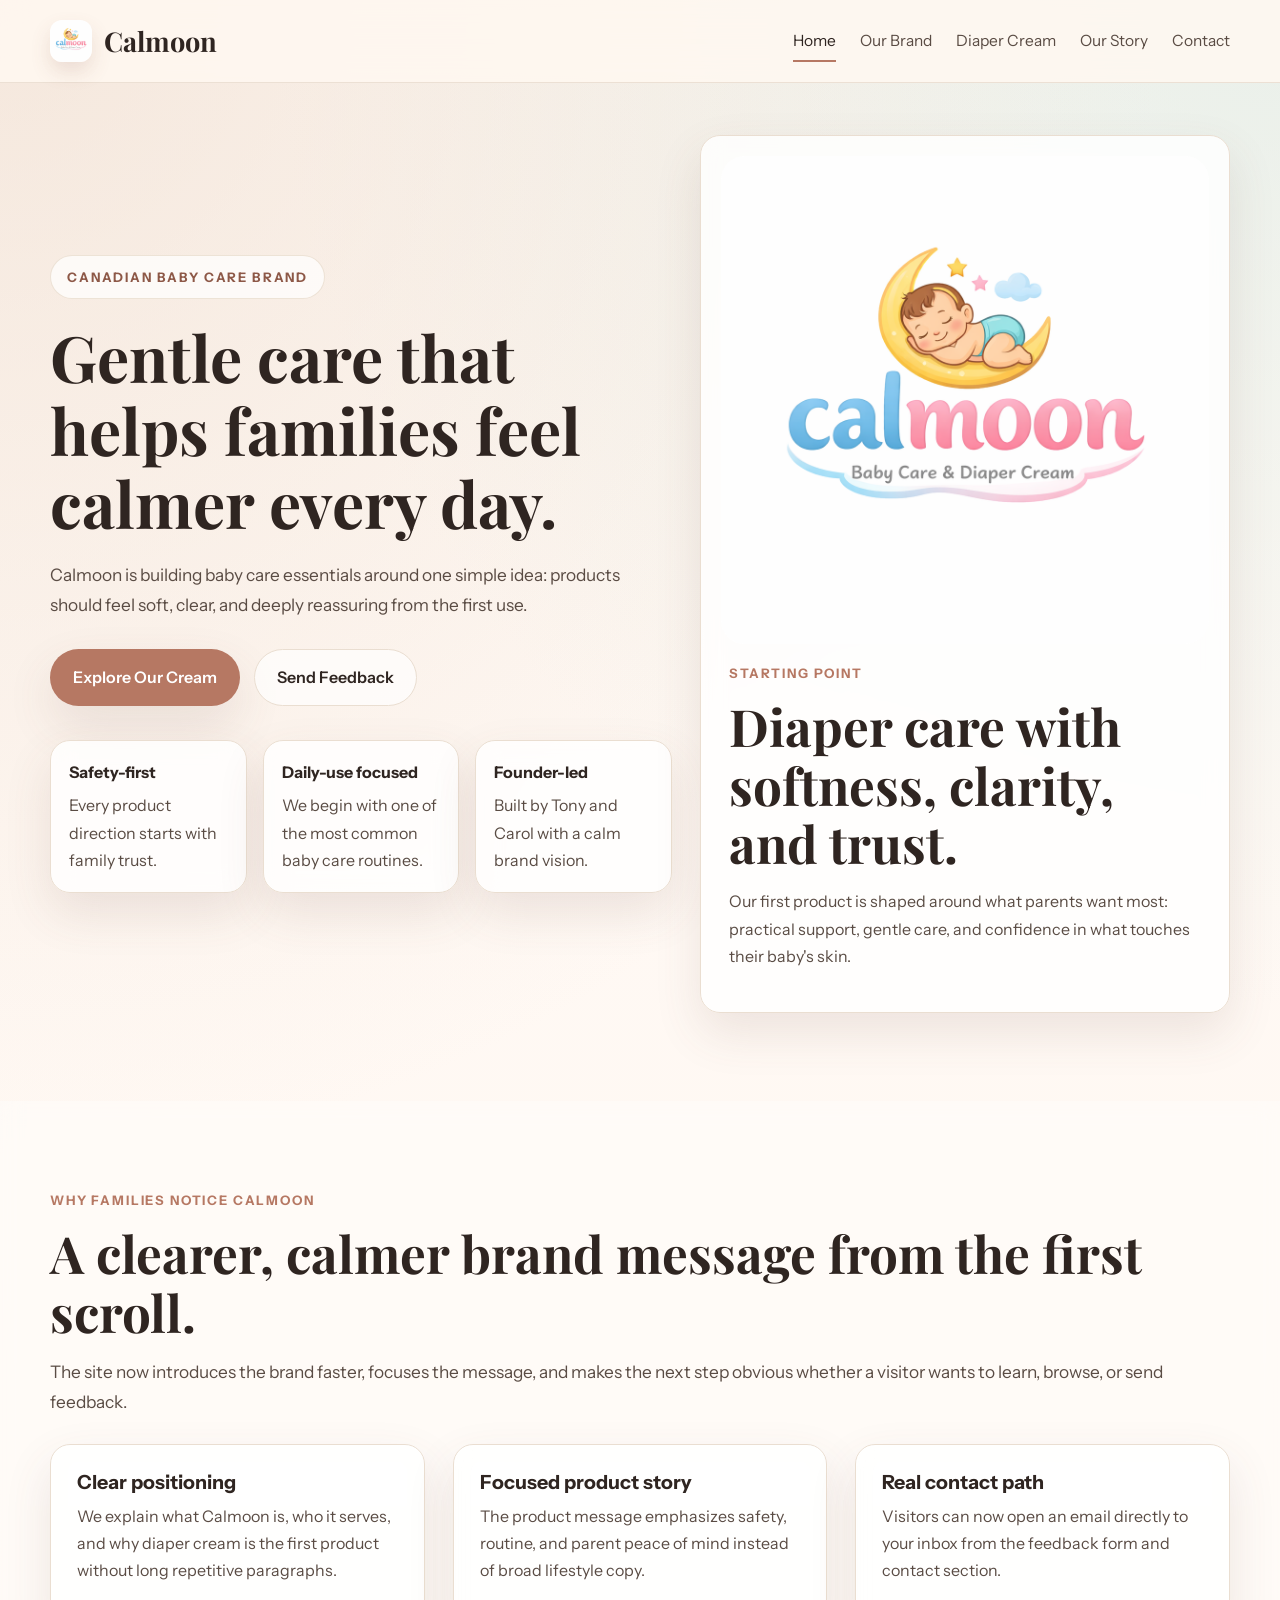
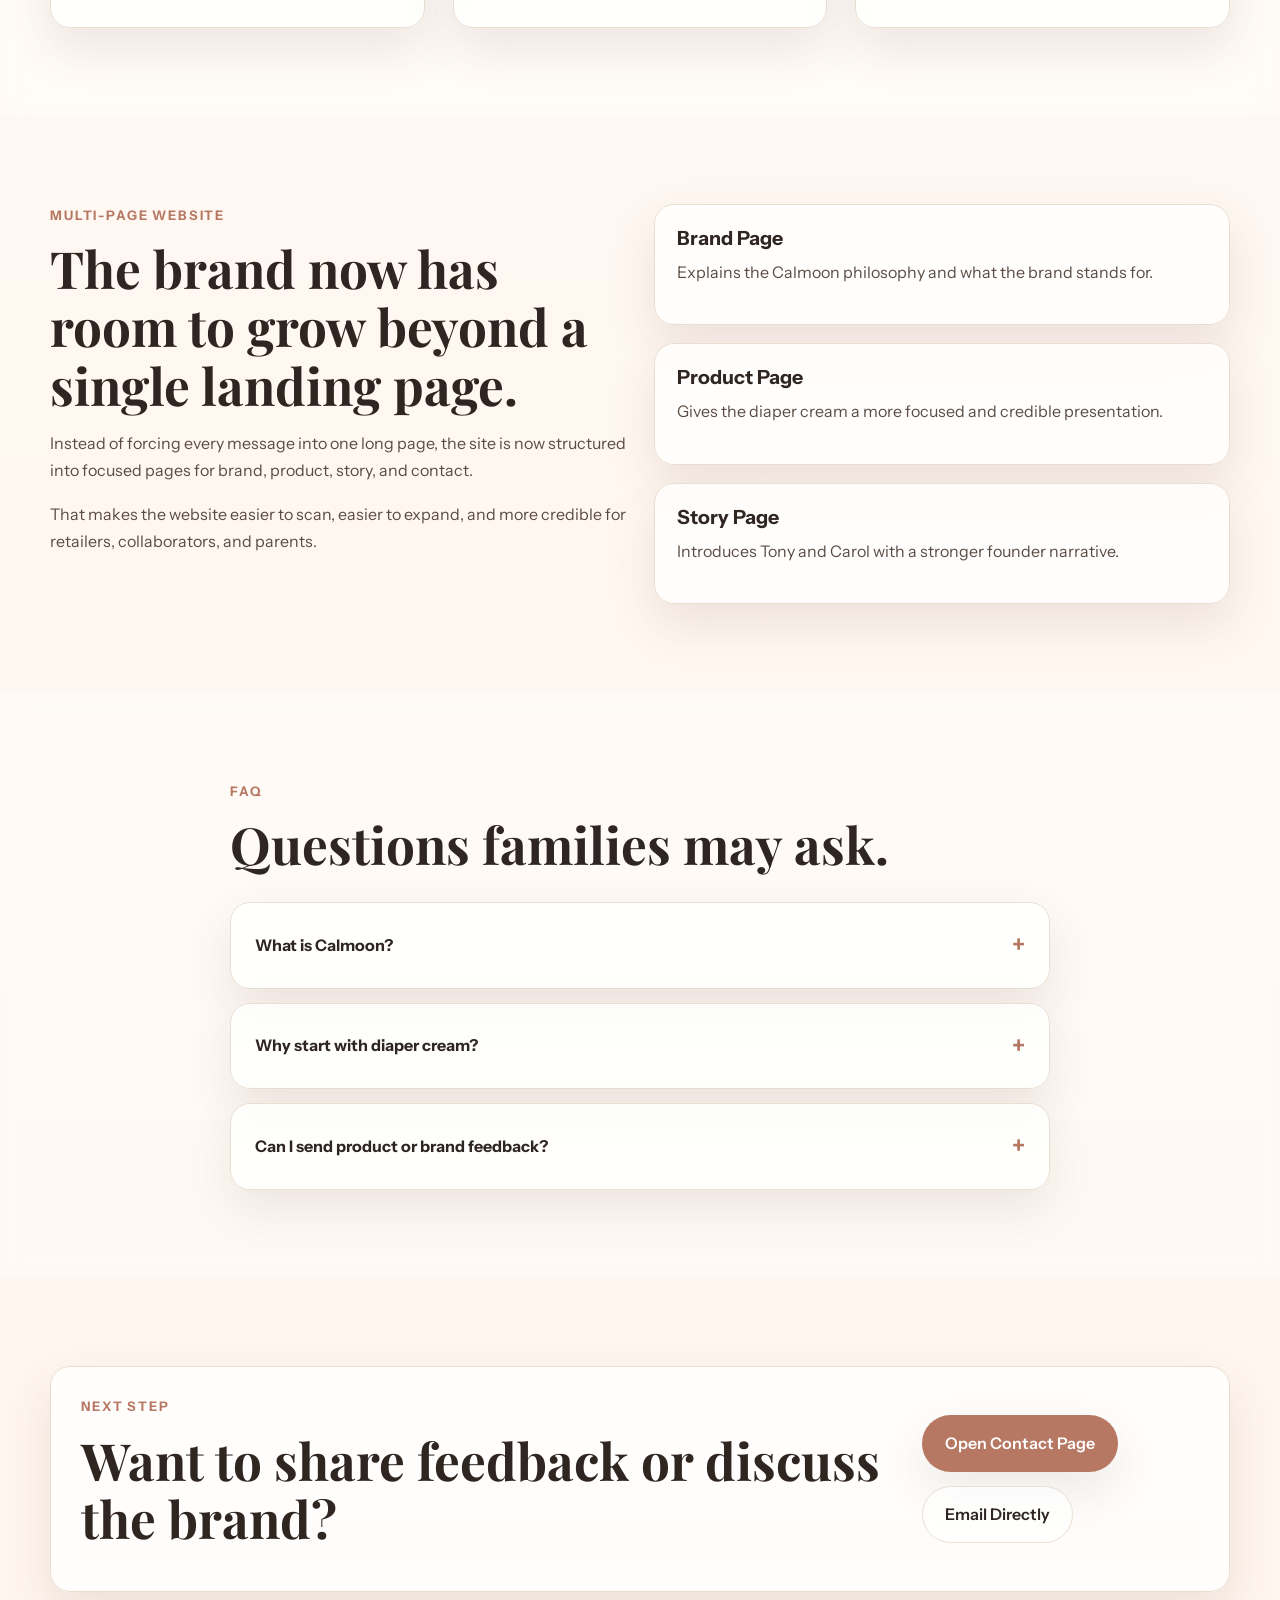
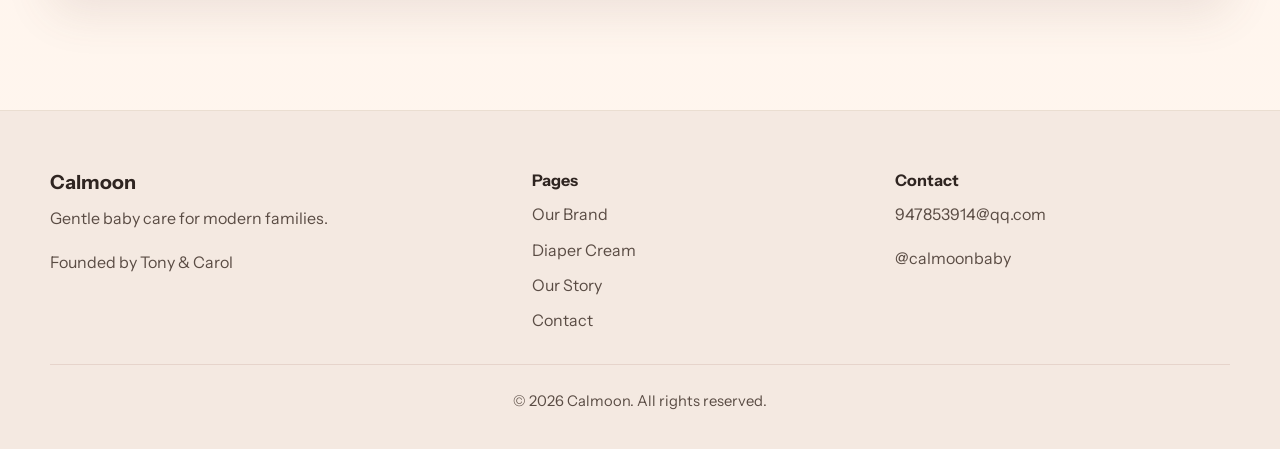
<file: index.html>
<!DOCTYPE html>
<html lang="en">
<head>
  <meta charset="UTF-8" />
  <meta name="viewport" content="width=device-width, initial-scale=1.0" />
  <title>Calmoon | Gentle Baby Care for Modern Families</title>
  <meta
    name="description"
    content="Calmoon is a Canadian baby care brand building calm, safety-first essentials for modern families, starting with a gentle diaper cream."
  />
  <link rel="icon" type="image/png" href="images/logo.png" />
  <link rel="preconnect" href="https://fonts.googleapis.com" />
  <link rel="preconnect" href="https://fonts.gstatic.com" crossorigin />
  <link
    href="https://fonts.googleapis.com/css2?family=Instrument+Sans:wght@400;500;600;700&family=Playfair+Display:wght@600;700&display=swap"
    rel="stylesheet"
  />
  <link rel="stylesheet" href="style.css" />
</head>
<body>
  <header class="site-header">
    <div class="container nav-wrap">
      <a href="index.html" class="brand-mark" aria-label="Calmoon home">
        <img src="images/logo.png" alt="Calmoon logo" class="brand-icon" />
        <span class="logo-text">Calmoon</span>
      </a>
      <button
        class="menu-toggle"
        id="menuToggle"
        type="button"
        aria-label="Open menu"
        aria-expanded="false"
        aria-controls="mainNav"
      >
        <span></span>
        <span></span>
        <span></span>
      </button>
      <nav class="nav" id="mainNav" aria-label="Main navigation">
        <a href="index.html" class="current">Home</a>
        <a href="brand.html">Our Brand</a>
        <a href="product.html">Diaper Cream</a>
        <a href="story.html">Our Story</a>
        <a href="contact.html">Contact</a>
      </nav>
    </div>
  </header>

  <main>
    <section class="hero section">
      <div class="container hero-grid">
        <div class="hero-text">
          <p class="eyebrow">Canadian Baby Care Brand</p>
          <h1>Gentle care that helps families feel calmer every day.</h1>
          <p class="hero-description">
            Calmoon is building baby care essentials around one simple idea:
            products should feel soft, clear, and deeply reassuring from the
            first use.
          </p>
          <div class="hero-actions">
            <a href="product.html" class="btn btn-primary">Explore Our Cream</a>
            <a href="contact.html" class="btn btn-secondary">Send Feedback</a>
          </div>
          <div class="hero-highlights">
            <div>
              <strong>Safety-first</strong>
              <span>Every product direction starts with family trust.</span>
            </div>
            <div>
              <strong>Daily-use focused</strong>
              <span>We begin with one of the most common baby care routines.</span>
            </div>
            <div>
              <strong>Founder-led</strong>
              <span>Built by Tony and Carol with a calm brand vision.</span>
            </div>
          </div>
        </div>

        <div class="hero-visual">
          <div class="logo-card">
            <img src="images/logo.png" alt="Calmoon logo" class="hero-logo" />
            <div class="logo-card-copy">
              <p class="mini-label">Starting Point</p>
              <h2>Diaper care with softness, clarity, and trust.</h2>
              <p>
                Our first product is shaped around what parents want most:
                practical support, gentle care, and confidence in what touches
                their baby's skin.
              </p>
            </div>
          </div>
        </div>
      </div>
    </section>

    <section class="section section-soft">
      <div class="container section-head">
        <p class="section-label">Why Families Notice Calmoon</p>
        <h2>A clearer, calmer brand message from the first scroll.</h2>
        <p class="lead">
          The site now introduces the brand faster, focuses the message, and
          makes the next step obvious whether a visitor wants to learn, browse,
          or send feedback.
        </p>
      </div>
      <div class="container cards-grid">
        <article class="info-card">
          <h3>Clear positioning</h3>
          <p>
            We explain what Calmoon is, who it serves, and why diaper cream is
            the first product without long repetitive paragraphs.
          </p>
        </article>
        <article class="info-card">
          <h3>Focused product story</h3>
          <p>
            The product message emphasizes safety, routine, and parent peace of
            mind instead of broad lifestyle copy.
          </p>
        </article>
        <article class="info-card">
          <h3>Real contact path</h3>
          <p>
            Visitors can now open an email directly to your inbox from the
            feedback form and contact section.
          </p>
        </article>
      </div>
    </section>

    <section class="section">
      <div class="container split-grid">
        <div class="section-copy">
          <p class="section-label">Multi-Page Website</p>
          <h2>The brand now has room to grow beyond a single landing page.</h2>
          <p>
            Instead of forcing every message into one long page, the site is now
            structured into focused pages for brand, product, story, and contact.
          </p>
          <p>
            That makes the website easier to scan, easier to expand, and more
            credible for retailers, collaborators, and parents.
          </p>
        </div>
        <div class="feature-list">
          <div class="feature-item">
            <h3><a href="brand.html">Brand Page</a></h3>
            <p>Explains the Calmoon philosophy and what the brand stands for.</p>
          </div>
          <div class="feature-item">
            <h3><a href="product.html">Product Page</a></h3>
            <p>Gives the diaper cream a more focused and credible presentation.</p>
          </div>
          <div class="feature-item">
            <h3><a href="story.html">Story Page</a></h3>
            <p>Introduces Tony and Carol with a stronger founder narrative.</p>
          </div>
        </div>
      </div>
    </section>

    <section class="section section-soft">
      <div class="container narrow">
        <p class="section-label">FAQ</p>
        <h2>Questions families may ask.</h2>
        <div class="faq-list">
          <div class="faq-item">
            <button class="faq-question" type="button" aria-expanded="false">
              What is Calmoon?
              <span>+</span>
            </button>
            <div class="faq-answer">
              <p>
                Calmoon is a Canadian baby care brand creating gentle,
                safety-first essentials for modern families.
              </p>
            </div>
          </div>
          <div class="faq-item">
            <button class="faq-question" type="button" aria-expanded="false">
              Why start with diaper cream?
              <span>+</span>
            </button>
            <div class="faq-answer">
              <p>
                It is one of the most frequent baby care routines, which makes
                trust, softness, and reliability especially important.
              </p>
            </div>
          </div>
          <div class="faq-item">
            <button class="faq-question" type="button" aria-expanded="false">
              Can I send product or brand feedback?
              <span>+</span>
            </button>
            <div class="faq-answer">
              <p>
                Yes. The contact page now opens a direct email draft to
                947853914@qq.com so visitors can send feedback more easily.
              </p>
            </div>
          </div>
        </div>
      </div>
    </section>

    <section class="section">
      <div class="container cta-band">
        <div>
          <p class="section-label">Next Step</p>
          <h2>Want to share feedback or discuss the brand?</h2>
        </div>
        <div class="cta-actions">
          <a href="contact.html" class="btn btn-primary">Open Contact Page</a>
          <a href="mailto:947853914@qq.com" class="btn btn-secondary">Email Directly</a>
        </div>
      </div>
    </section>
  </main>

  <footer class="site-footer">
    <div class="container footer-grid">
      <div>
        <h3>Calmoon</h3>
        <p>Gentle baby care for modern families.</p>
        <p>Founded by Tony & Carol</p>
      </div>
      <div>
        <h4>Pages</h4>
        <ul>
          <li><a href="brand.html">Our Brand</a></li>
          <li><a href="product.html">Diaper Cream</a></li>
          <li><a href="story.html">Our Story</a></li>
          <li><a href="contact.html">Contact</a></li>
        </ul>
      </div>
      <div>
        <h4>Contact</h4>
        <p><a href="mailto:947853914@qq.com">947853914@qq.com</a></p>
        <p>@calmoonbaby</p>
      </div>
    </div>
    <div class="container footer-bottom">
      <p>&copy; 2026 Calmoon. All rights reserved.</p>
    </div>
  </footer>

  <script src="script.js"></script>
</body>
</html>
</file>
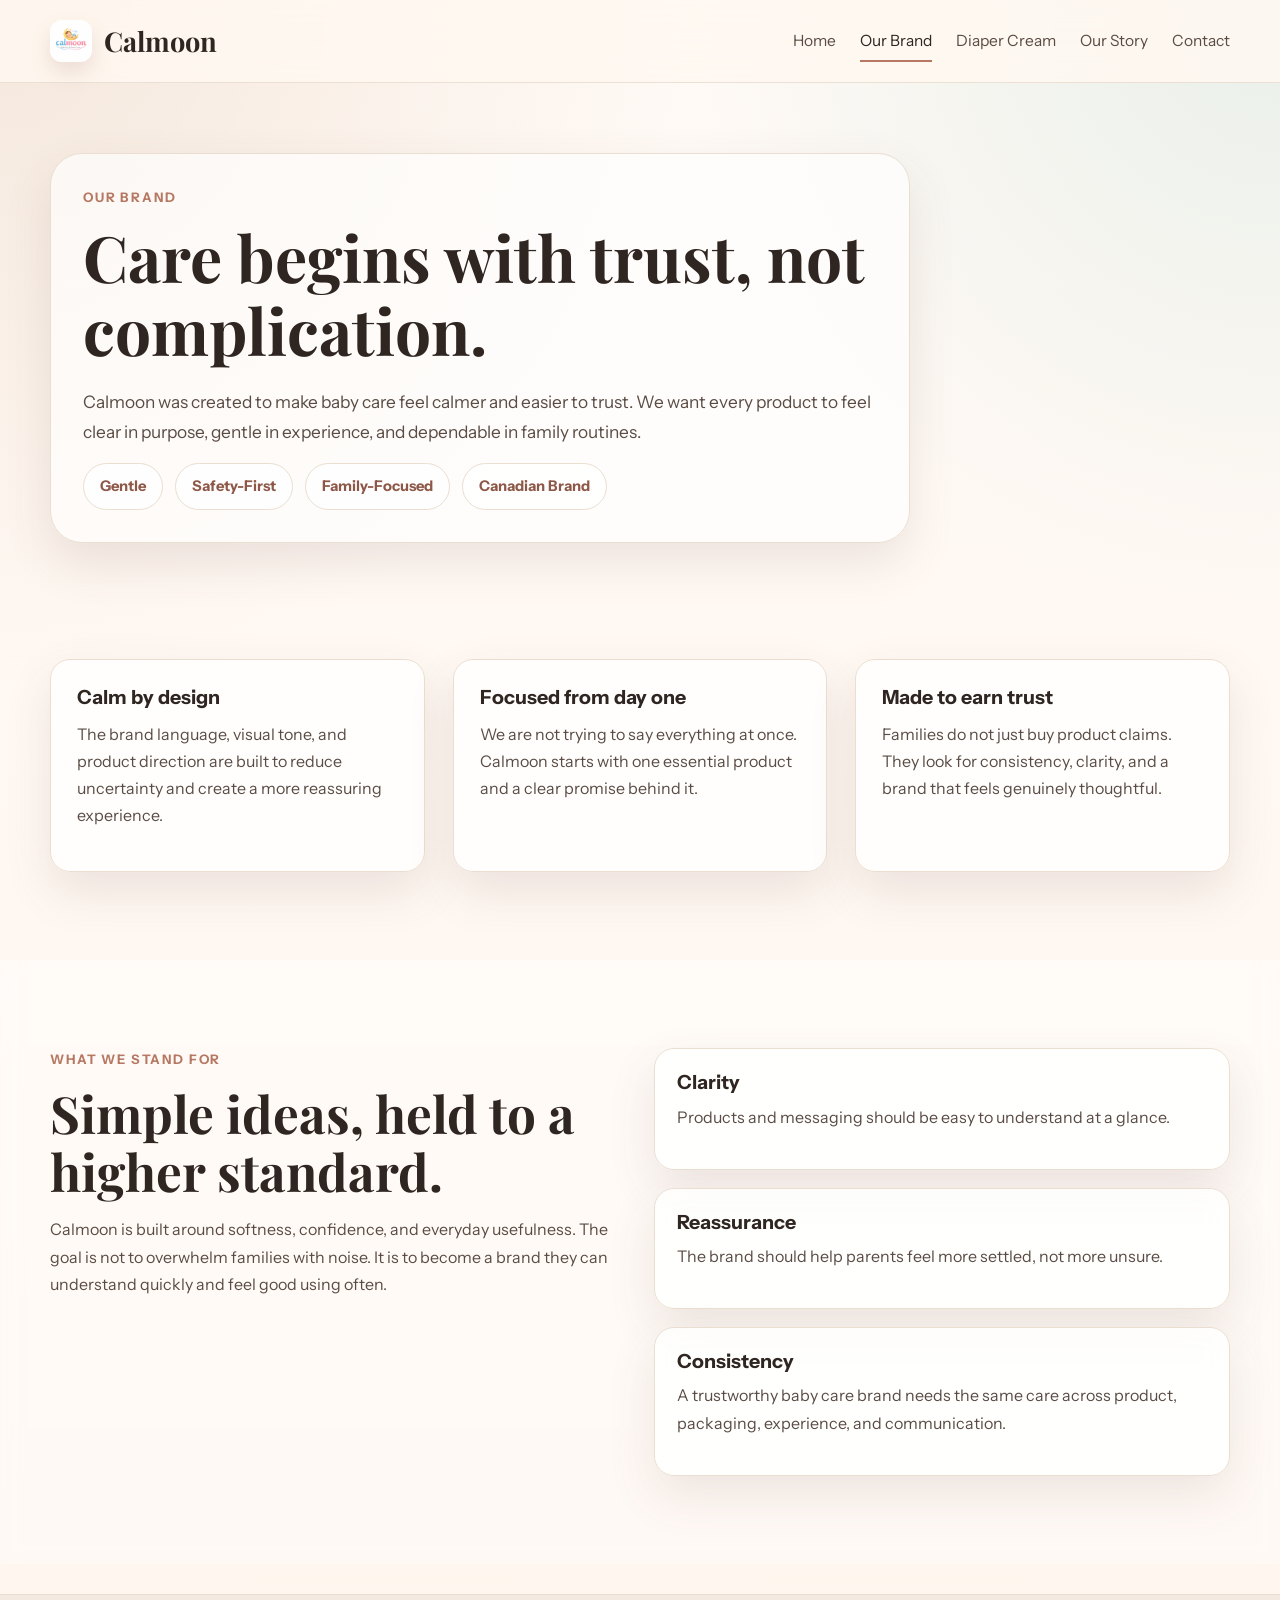
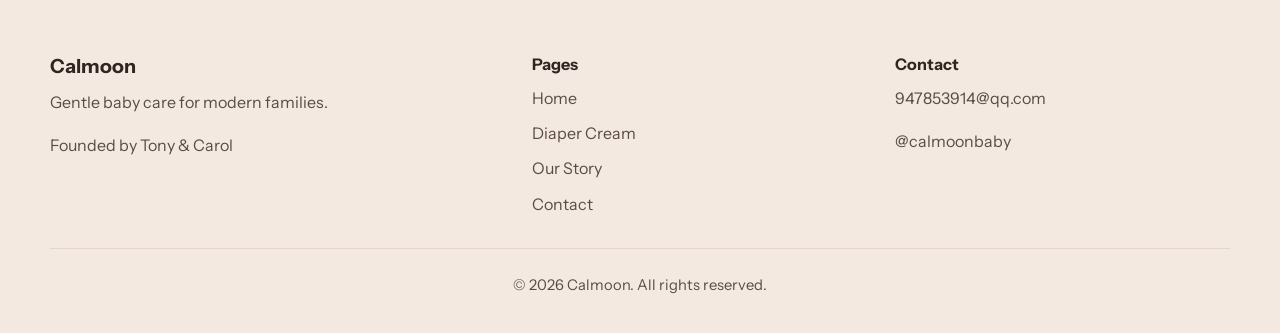
<file: brand.html>
<!DOCTYPE html>
<html lang="en">
<head>
  <meta charset="UTF-8" />
  <meta name="viewport" content="width=device-width, initial-scale=1.0" />
  <title>Our Brand | Calmoon</title>
  <meta
    name="description"
    content="Learn what Calmoon stands for: gentle, safety-first baby care shaped around clarity, trust, and everyday family routines."
  />
  <link rel="icon" type="image/png" href="images/logo.png" />
  <link rel="preconnect" href="https://fonts.googleapis.com" />
  <link rel="preconnect" href="https://fonts.gstatic.com" crossorigin />
  <link
    href="https://fonts.googleapis.com/css2?family=Instrument+Sans:wght@400;500;600;700&family=Playfair+Display:wght@600;700&display=swap"
    rel="stylesheet"
  />
  <link rel="stylesheet" href="style.css" />
</head>
<body>
  <header class="site-header">
    <div class="container nav-wrap">
      <a href="index.html" class="brand-mark" aria-label="Calmoon home">
        <img src="images/logo.png" alt="Calmoon logo" class="brand-icon" />
        <span class="logo-text">Calmoon</span>
      </a>
      <button
        class="menu-toggle"
        id="menuToggle"
        type="button"
        aria-label="Open menu"
        aria-expanded="false"
        aria-controls="mainNav"
      >
        <span></span>
        <span></span>
        <span></span>
      </button>
      <nav class="nav" id="mainNav" aria-label="Main navigation">
        <a href="index.html">Home</a>
        <a href="brand.html" class="current">Our Brand</a>
        <a href="product.html">Diaper Cream</a>
        <a href="story.html">Our Story</a>
        <a href="contact.html">Contact</a>
      </nav>
    </div>
  </header>

  <main>
    <section class="page-hero">
      <div class="container">
        <div class="page-hero-shell">
          <p class="section-label">Our Brand</p>
          <h1>Care begins with trust, not complication.</h1>
          <p class="page-intro">
            Calmoon was created to make baby care feel calmer and easier to
            trust. We want every product to feel clear in purpose, gentle in
            experience, and dependable in family routines.
          </p>
          <div class="badge-row">
            <span>Gentle</span>
            <span>Safety-First</span>
            <span>Family-Focused</span>
            <span>Canadian Brand</span>
          </div>
        </div>
      </div>
    </section>

    <section class="section">
      <div class="container cards-grid">
        <article class="detail-card">
          <h3>Calm by design</h3>
          <p>
            The brand language, visual tone, and product direction are built to
            reduce uncertainty and create a more reassuring experience.
          </p>
        </article>
        <article class="detail-card">
          <h3>Focused from day one</h3>
          <p>
            We are not trying to say everything at once. Calmoon starts with one
            essential product and a clear promise behind it.
          </p>
        </article>
        <article class="detail-card">
          <h3>Made to earn trust</h3>
          <p>
            Families do not just buy product claims. They look for consistency,
            clarity, and a brand that feels genuinely thoughtful.
          </p>
        </article>
      </div>
    </section>

    <section class="section section-soft">
      <div class="container split-grid">
        <div class="section-copy">
          <p class="section-label">What We Stand For</p>
          <h2>Simple ideas, held to a higher standard.</h2>
          <p>
            Calmoon is built around softness, confidence, and everyday
            usefulness. The goal is not to overwhelm families with noise. It is
            to become a brand they can understand quickly and feel good using
            often.
          </p>
        </div>
        <div class="feature-list">
          <div class="feature-item">
            <h3>Clarity</h3>
            <p>Products and messaging should be easy to understand at a glance.</p>
          </div>
          <div class="feature-item">
            <h3>Reassurance</h3>
            <p>The brand should help parents feel more settled, not more unsure.</p>
          </div>
          <div class="feature-item">
            <h3>Consistency</h3>
            <p>
              A trustworthy baby care brand needs the same care across product,
              packaging, experience, and communication.
            </p>
          </div>
        </div>
      </div>
    </section>
  </main>

  <footer class="site-footer">
    <div class="container footer-grid">
      <div>
        <h3>Calmoon</h3>
        <p>Gentle baby care for modern families.</p>
        <p>Founded by Tony & Carol</p>
      </div>
      <div>
        <h4>Pages</h4>
        <ul>
          <li><a href="index.html">Home</a></li>
          <li><a href="product.html">Diaper Cream</a></li>
          <li><a href="story.html">Our Story</a></li>
          <li><a href="contact.html">Contact</a></li>
        </ul>
      </div>
      <div>
        <h4>Contact</h4>
        <p><a href="mailto:947853914@qq.com">947853914@qq.com</a></p>
        <p>@calmoonbaby</p>
      </div>
    </div>
    <div class="container footer-bottom">
      <p>&copy; 2026 Calmoon. All rights reserved.</p>
    </div>
  </footer>

  <script src="script.js"></script>
</body>
</html>
</file>
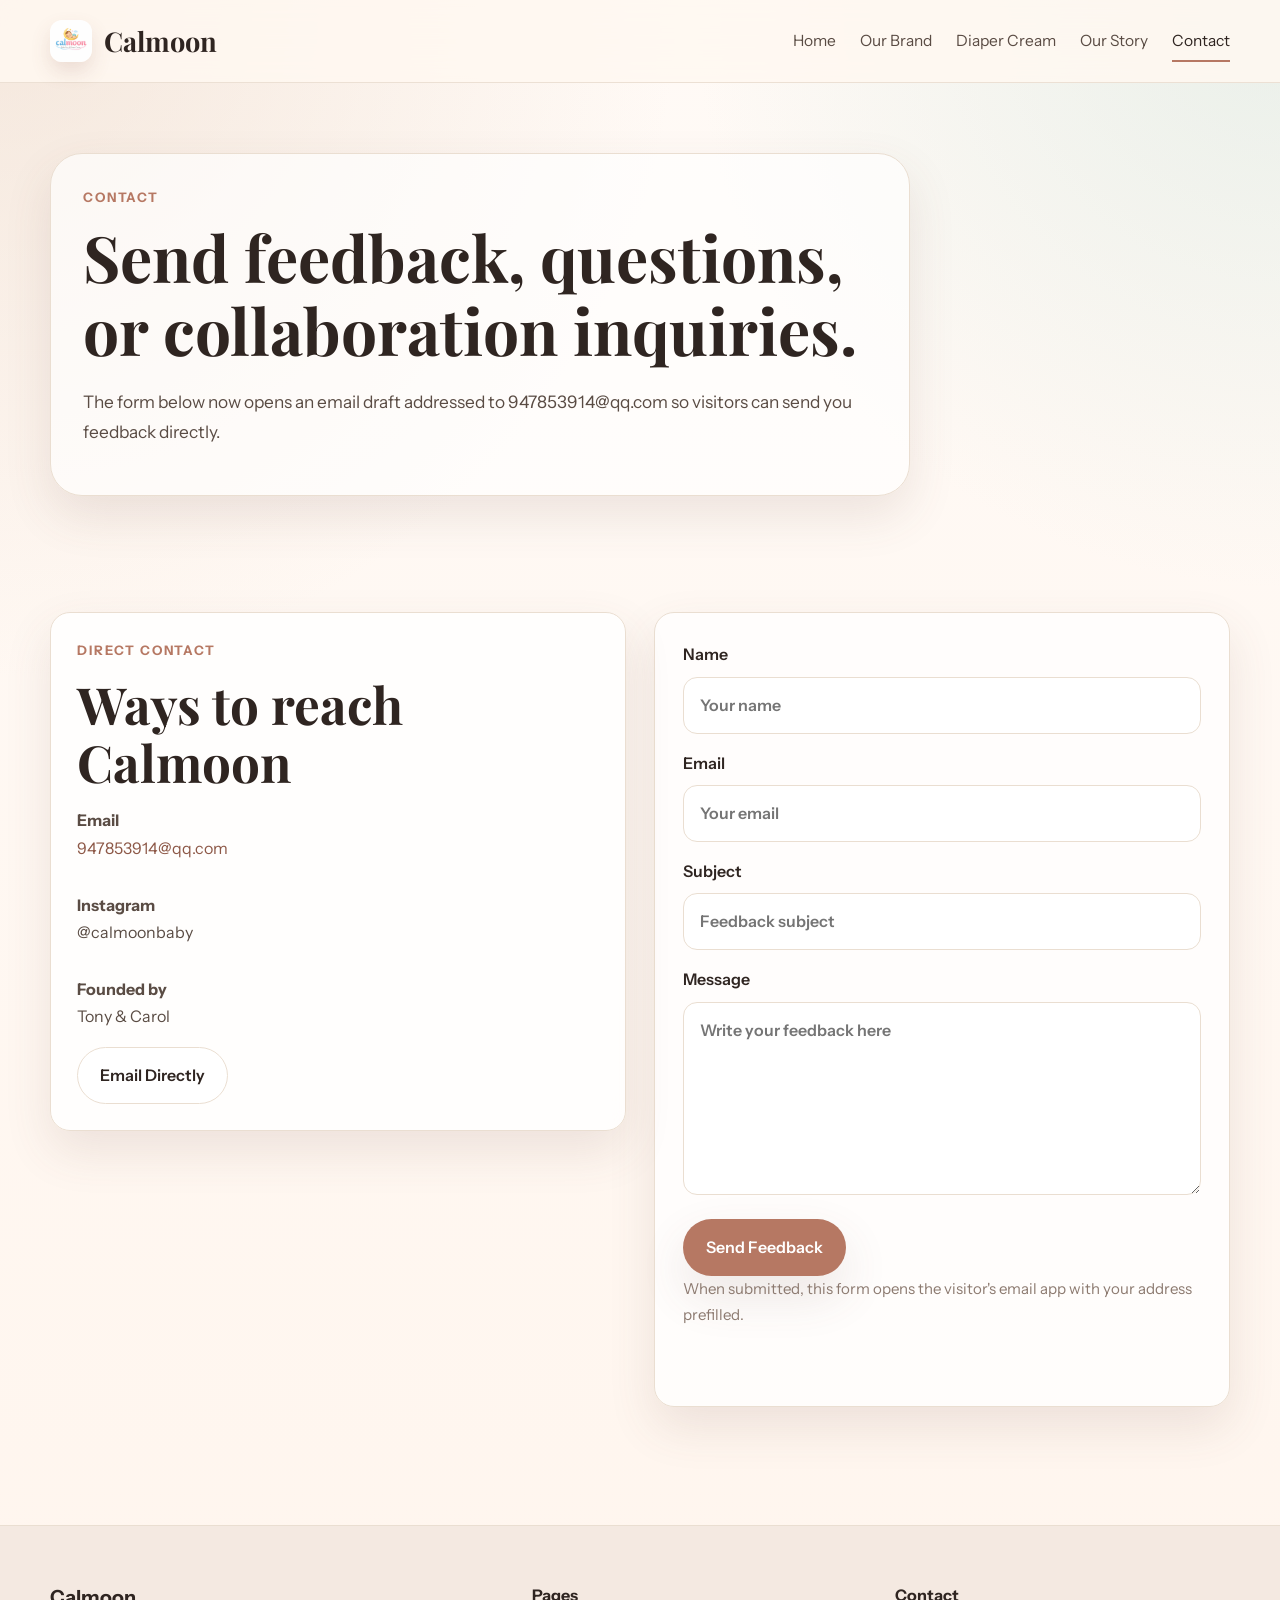
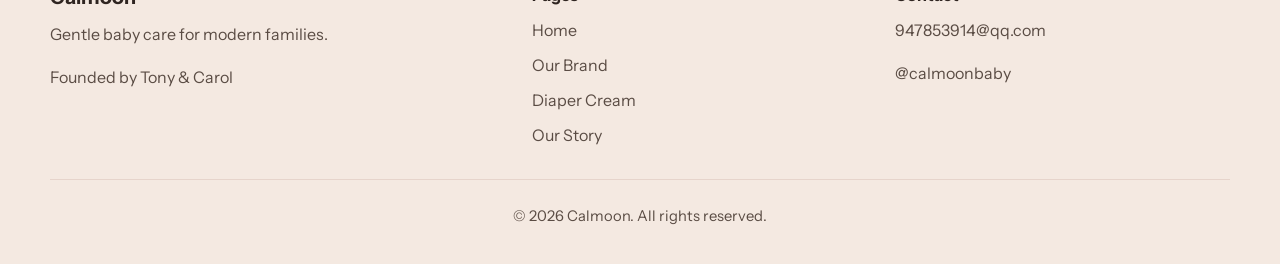
<file: contact.html>
<!DOCTYPE html>
<html lang="en">
<head>
  <meta charset="UTF-8" />
  <meta name="viewport" content="width=device-width, initial-scale=1.0" />
  <title>Contact | Calmoon</title>
  <meta
    name="description"
    content="Contact Calmoon to share feedback, ask questions, or discuss retail and collaboration opportunities."
  />
  <link rel="icon" type="image/png" href="images/logo.png" />
  <link rel="preconnect" href="https://fonts.googleapis.com" />
  <link rel="preconnect" href="https://fonts.gstatic.com" crossorigin />
  <link
    href="https://fonts.googleapis.com/css2?family=Instrument+Sans:wght@400;500;600;700&family=Playfair+Display:wght@600;700&display=swap"
    rel="stylesheet"
  />
  <link rel="stylesheet" href="style.css" />
</head>
<body>
  <header class="site-header">
    <div class="container nav-wrap">
      <a href="index.html" class="brand-mark" aria-label="Calmoon home">
        <img src="images/logo.png" alt="Calmoon logo" class="brand-icon" />
        <span class="logo-text">Calmoon</span>
      </a>
      <button
        class="menu-toggle"
        id="menuToggle"
        type="button"
        aria-label="Open menu"
        aria-expanded="false"
        aria-controls="mainNav"
      >
        <span></span>
        <span></span>
        <span></span>
      </button>
      <nav class="nav" id="mainNav" aria-label="Main navigation">
        <a href="index.html">Home</a>
        <a href="brand.html">Our Brand</a>
        <a href="product.html">Diaper Cream</a>
        <a href="story.html">Our Story</a>
        <a href="contact.html" class="current">Contact</a>
      </nav>
    </div>
  </header>

  <main>
    <section class="page-hero">
      <div class="container">
        <div class="page-hero-shell">
          <p class="section-label">Contact</p>
          <h1>Send feedback, questions, or collaboration inquiries.</h1>
          <p class="page-intro">
            The form below now opens an email draft addressed to
            947853914@qq.com so visitors can send you feedback directly.
          </p>
        </div>
      </div>
    </section>

    <section class="section">
      <div class="container contact-layout">
        <div class="contact-card">
          <p class="mini-label">Direct Contact</p>
          <h2>Ways to reach Calmoon</h2>
          <div class="contact-list">
            <p><strong>Email</strong><br /><a href="mailto:947853914@qq.com">947853914@qq.com</a></p>
            <p><strong>Instagram</strong><br />@calmoonbaby</p>
            <p><strong>Founded by</strong><br />Tony & Carol</p>
          </div>
          <div class="inline-actions">
            <a href="mailto:947853914@qq.com" class="btn btn-secondary">Email Directly</a>
          </div>
        </div>

        <form
          class="contact-form"
          id="contactForm"
          action="mailto:947853914@qq.com"
          method="post"
          enctype="text/plain"
        >
          <label>
            Name
            <input type="text" name="name" placeholder="Your name" required />
          </label>
          <label>
            Email
            <input type="email" name="email" placeholder="Your email" required />
          </label>
          <label>
            Subject
            <input type="text" name="subject" placeholder="Feedback subject" />
          </label>
          <label>
            Message
            <textarea
              name="message"
              rows="6"
              placeholder="Write your feedback here"
              required
            ></textarea>
          </label>
          <button type="submit" class="btn btn-primary">Send Feedback</button>
          <p class="form-note">
            When submitted, this form opens the visitor's email app with your
            address prefilled.
          </p>
          <p class="form-status" id="formStatus" aria-live="polite"></p>
        </form>
      </div>
    </section>
  </main>

  <footer class="site-footer">
    <div class="container footer-grid">
      <div>
        <h3>Calmoon</h3>
        <p>Gentle baby care for modern families.</p>
        <p>Founded by Tony & Carol</p>
      </div>
      <div>
        <h4>Pages</h4>
        <ul>
          <li><a href="index.html">Home</a></li>
          <li><a href="brand.html">Our Brand</a></li>
          <li><a href="product.html">Diaper Cream</a></li>
          <li><a href="story.html">Our Story</a></li>
        </ul>
      </div>
      <div>
        <h4>Contact</h4>
        <p><a href="mailto:947853914@qq.com">947853914@qq.com</a></p>
        <p>@calmoonbaby</p>
      </div>
    </div>
    <div class="container footer-bottom">
      <p>&copy; 2026 Calmoon. All rights reserved.</p>
    </div>
  </footer>

  <script src="script.js"></script>
</body>
</html>
</file>
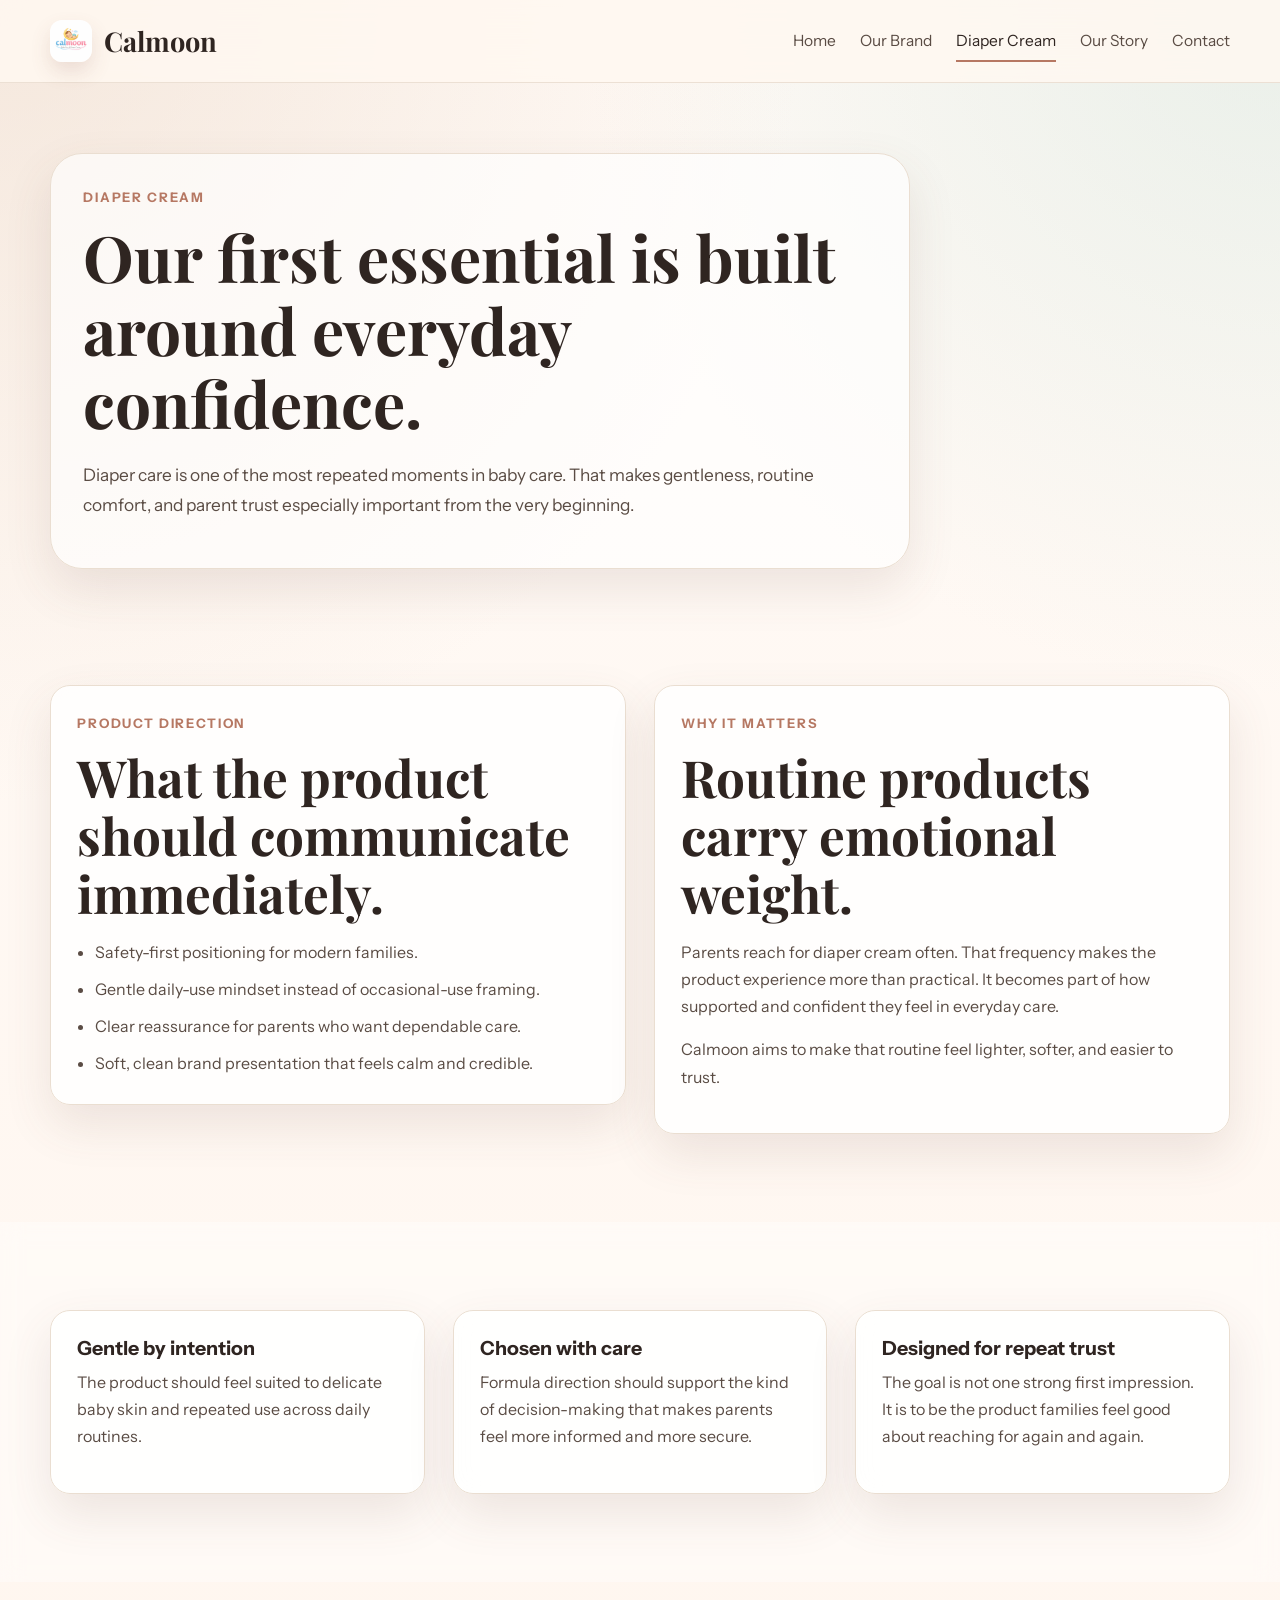
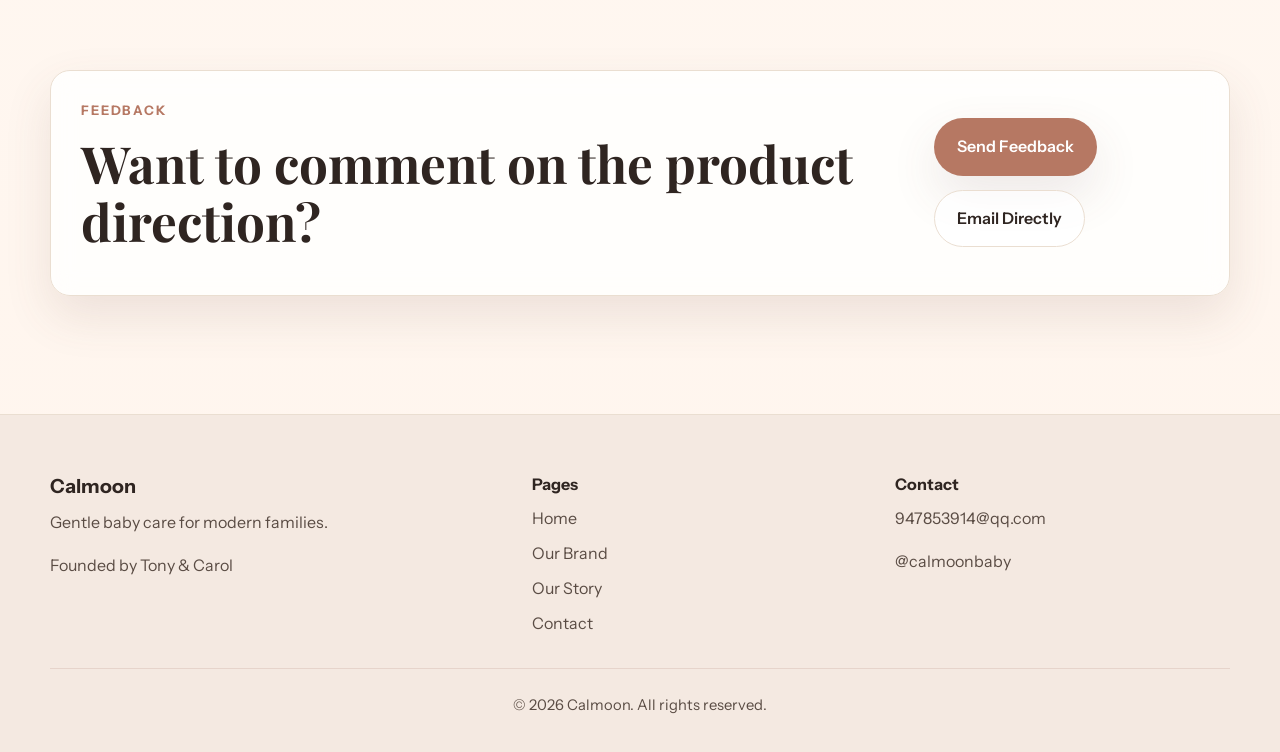
<file: product.html>
<!DOCTYPE html>
<html lang="en">
<head>
  <meta charset="UTF-8" />
  <meta name="viewport" content="width=device-width, initial-scale=1.0" />
  <title>Diaper Cream | Calmoon</title>
  <meta
    name="description"
    content="Discover Calmoon Diaper Cream, a gentle, safety-first baby care product concept designed for routine use and parent peace of mind."
  />
  <link rel="icon" type="image/png" href="images/logo.png" />
  <link rel="preconnect" href="https://fonts.googleapis.com" />
  <link rel="preconnect" href="https://fonts.gstatic.com" crossorigin />
  <link
    href="https://fonts.googleapis.com/css2?family=Instrument+Sans:wght@400;500;600;700&family=Playfair+Display:wght@600;700&display=swap"
    rel="stylesheet"
  />
  <link rel="stylesheet" href="style.css" />
</head>
<body>
  <header class="site-header">
    <div class="container nav-wrap">
      <a href="index.html" class="brand-mark" aria-label="Calmoon home">
        <img src="images/logo.png" alt="Calmoon logo" class="brand-icon" />
        <span class="logo-text">Calmoon</span>
      </a>
      <button
        class="menu-toggle"
        id="menuToggle"
        type="button"
        aria-label="Open menu"
        aria-expanded="false"
        aria-controls="mainNav"
      >
        <span></span>
        <span></span>
        <span></span>
      </button>
      <nav class="nav" id="mainNav" aria-label="Main navigation">
        <a href="index.html">Home</a>
        <a href="brand.html">Our Brand</a>
        <a href="product.html" class="current">Diaper Cream</a>
        <a href="story.html">Our Story</a>
        <a href="contact.html">Contact</a>
      </nav>
    </div>
  </header>

  <main>
    <section class="page-hero">
      <div class="container">
        <div class="page-hero-shell">
          <p class="section-label">Diaper Cream</p>
          <h1>Our first essential is built around everyday confidence.</h1>
          <p class="page-intro">
            Diaper care is one of the most repeated moments in baby care. That
            makes gentleness, routine comfort, and parent trust especially
            important from the very beginning.
          </p>
        </div>
      </div>
    </section>

    <section class="section">
      <div class="container split-grid">
        <div class="detail-card">
          <p class="mini-label">Product Direction</p>
          <h2>What the product should communicate immediately.</h2>
          <ul class="detail-list">
            <li>Safety-first positioning for modern families.</li>
            <li>Gentle daily-use mindset instead of occasional-use framing.</li>
            <li>Clear reassurance for parents who want dependable care.</li>
            <li>Soft, clean brand presentation that feels calm and credible.</li>
          </ul>
        </div>
        <div class="detail-card">
          <p class="mini-label">Why It Matters</p>
          <h2>Routine products carry emotional weight.</h2>
          <p>
            Parents reach for diaper cream often. That frequency makes the
            product experience more than practical. It becomes part of how
            supported and confident they feel in everyday care.
          </p>
          <p>
            Calmoon aims to make that routine feel lighter, softer, and easier
            to trust.
          </p>
        </div>
      </div>
    </section>

    <section class="section section-soft">
      <div class="container cards-grid">
        <article class="info-card">
          <h3>Gentle by intention</h3>
          <p>
            The product should feel suited to delicate baby skin and repeated
            use across daily routines.
          </p>
        </article>
        <article class="info-card">
          <h3>Chosen with care</h3>
          <p>
            Formula direction should support the kind of decision-making that
            makes parents feel more informed and more secure.
          </p>
        </article>
        <article class="info-card">
          <h3>Designed for repeat trust</h3>
          <p>
            The goal is not one strong first impression. It is to be the product
            families feel good about reaching for again and again.
          </p>
        </article>
      </div>
    </section>

    <section class="section">
      <div class="container cta-band">
        <div>
          <p class="section-label">Feedback</p>
          <h2>Want to comment on the product direction?</h2>
        </div>
        <div class="cta-actions">
          <a href="contact.html" class="btn btn-primary">Send Feedback</a>
          <a href="mailto:947853914@qq.com?subject=Calmoon%20product%20feedback" class="btn btn-secondary">Email Directly</a>
        </div>
      </div>
    </section>
  </main>

  <footer class="site-footer">
    <div class="container footer-grid">
      <div>
        <h3>Calmoon</h3>
        <p>Gentle baby care for modern families.</p>
        <p>Founded by Tony & Carol</p>
      </div>
      <div>
        <h4>Pages</h4>
        <ul>
          <li><a href="index.html">Home</a></li>
          <li><a href="brand.html">Our Brand</a></li>
          <li><a href="story.html">Our Story</a></li>
          <li><a href="contact.html">Contact</a></li>
        </ul>
      </div>
      <div>
        <h4>Contact</h4>
        <p><a href="mailto:947853914@qq.com">947853914@qq.com</a></p>
        <p>@calmoonbaby</p>
      </div>
    </div>
    <div class="container footer-bottom">
      <p>&copy; 2026 Calmoon. All rights reserved.</p>
    </div>
  </footer>

  <script src="script.js"></script>
</body>
</html>
</file>
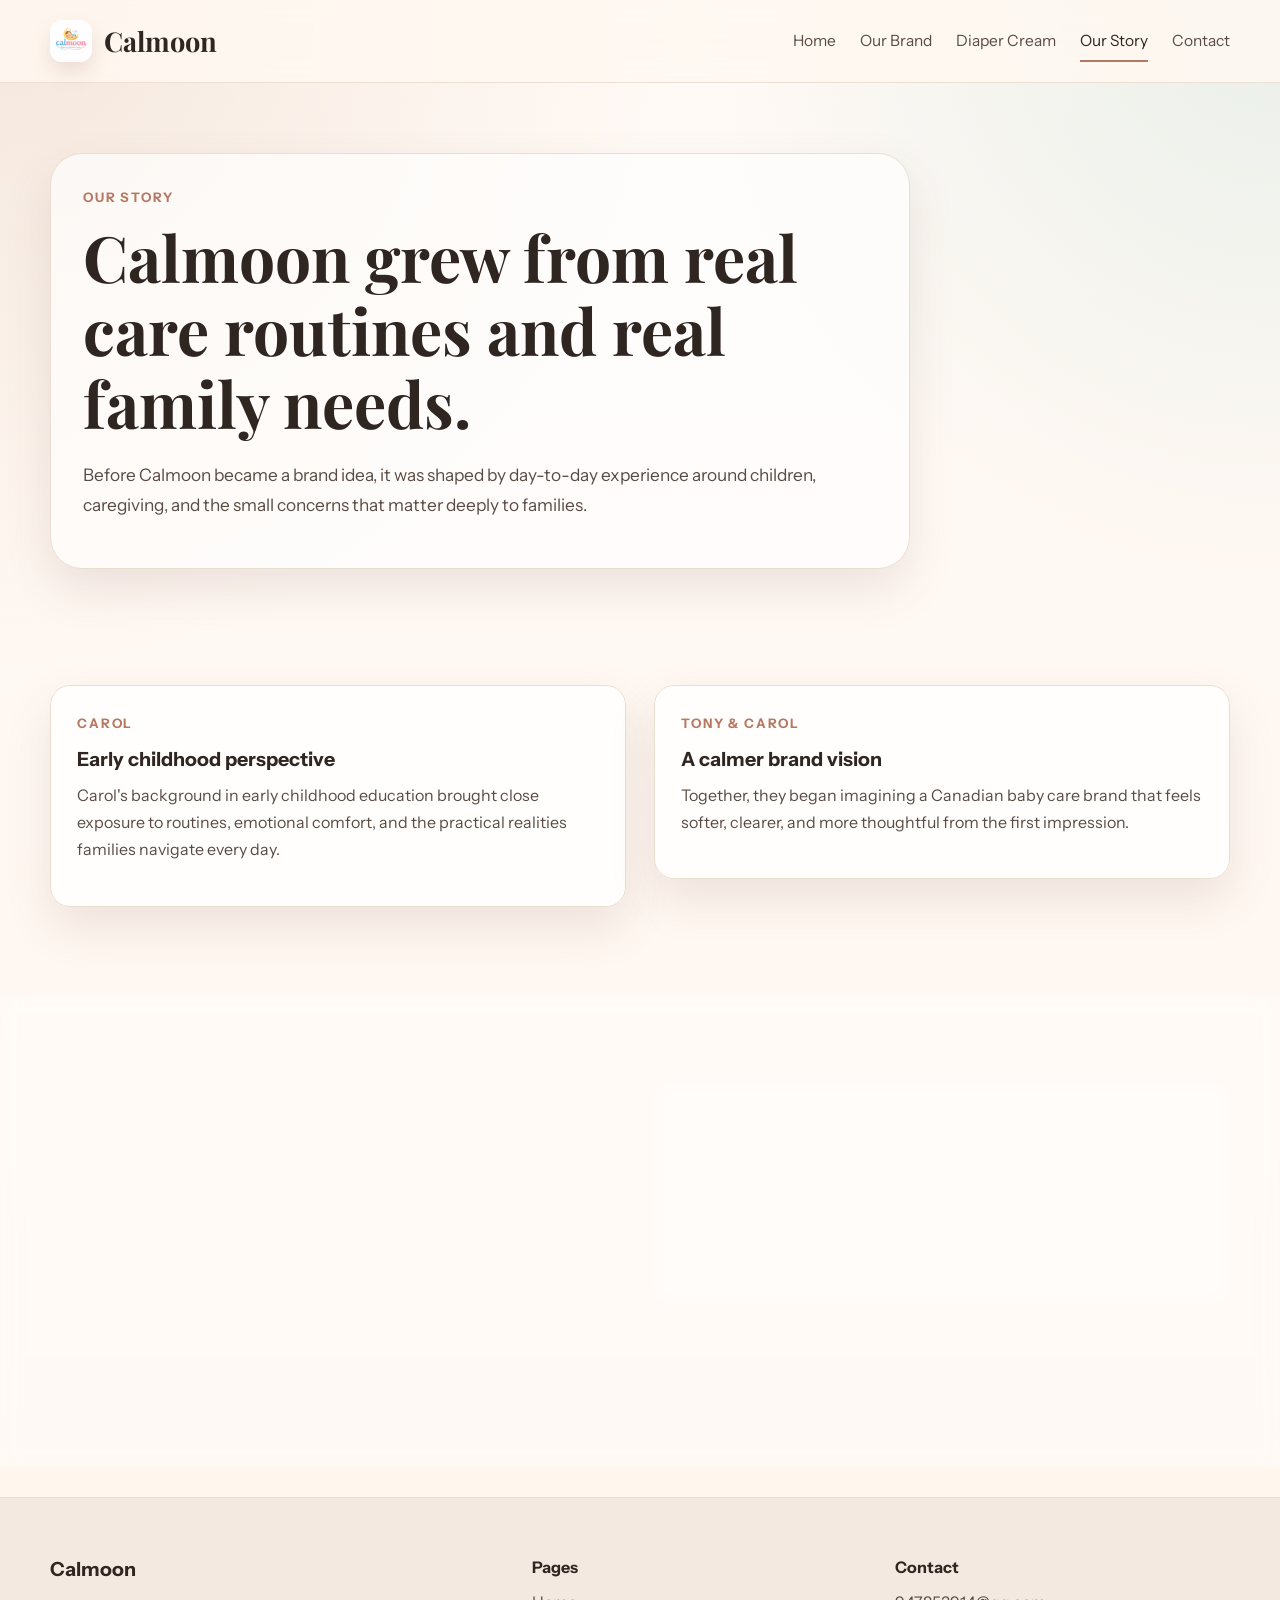
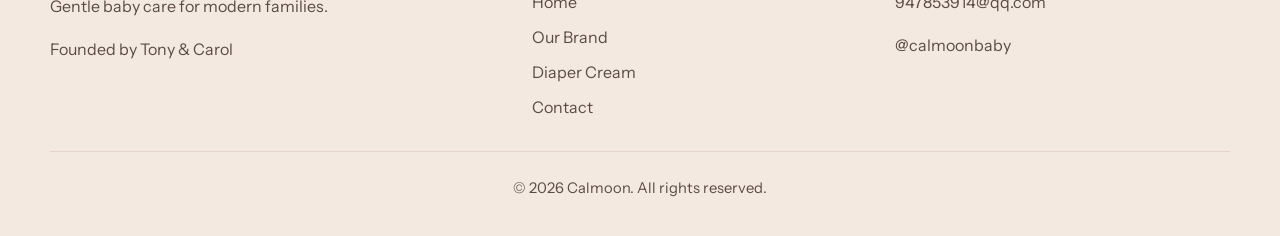
<file: story.html>
<!DOCTYPE html>
<html lang="en">
<head>
  <meta charset="UTF-8" />
  <meta name="viewport" content="width=device-width, initial-scale=1.0" />
  <title>Our Story | Calmoon</title>
  <meta
    name="description"
    content="Read the Calmoon story and learn how Tony and Carol shaped a calmer, more thoughtful vision for baby care."
  />
  <link rel="icon" type="image/png" href="images/logo.png" />
  <link rel="preconnect" href="https://fonts.googleapis.com" />
  <link rel="preconnect" href="https://fonts.gstatic.com" crossorigin />
  <link
    href="https://fonts.googleapis.com/css2?family=Instrument+Sans:wght@400;500;600;700&family=Playfair+Display:wght@600;700&display=swap"
    rel="stylesheet"
  />
  <link rel="stylesheet" href="style.css" />
</head>
<body>
  <header class="site-header">
    <div class="container nav-wrap">
      <a href="index.html" class="brand-mark" aria-label="Calmoon home">
        <img src="images/logo.png" alt="Calmoon logo" class="brand-icon" />
        <span class="logo-text">Calmoon</span>
      </a>
      <button
        class="menu-toggle"
        id="menuToggle"
        type="button"
        aria-label="Open menu"
        aria-expanded="false"
        aria-controls="mainNav"
      >
        <span></span>
        <span></span>
        <span></span>
      </button>
      <nav class="nav" id="mainNav" aria-label="Main navigation">
        <a href="index.html">Home</a>
        <a href="brand.html">Our Brand</a>
        <a href="product.html">Diaper Cream</a>
        <a href="story.html" class="current">Our Story</a>
        <a href="contact.html">Contact</a>
      </nav>
    </div>
  </header>

  <main>
    <section class="page-hero">
      <div class="container">
        <div class="page-hero-shell">
          <p class="section-label">Our Story</p>
          <h1>Calmoon grew from real care routines and real family needs.</h1>
          <p class="page-intro">
            Before Calmoon became a brand idea, it was shaped by day-to-day
            experience around children, caregiving, and the small concerns that
            matter deeply to families.
          </p>
        </div>
      </div>
    </section>

    <section class="section">
      <div class="container story-grid">
        <article class="story-panel">
          <p class="mini-label">Carol</p>
          <h3>Early childhood perspective</h3>
          <p>
            Carol's background in early childhood education brought close
            exposure to routines, emotional comfort, and the practical realities
            families navigate every day.
          </p>
        </article>
        <article class="story-panel">
          <p class="mini-label">Tony & Carol</p>
          <h3>A calmer brand vision</h3>
          <p>
            Together, they began imagining a Canadian baby care brand that feels
            softer, clearer, and more thoughtful from the first impression.
          </p>
        </article>
      </div>
    </section>

    <section class="section section-soft">
      <div class="container split-grid">
        <div class="section-copy">
          <p class="section-label">Why Start Here</p>
          <h2>Diaper cream felt like the clearest place to begin.</h2>
          <p>
            It sits close to one of the most common daily care routines and one
            of the moments where parents most want both practicality and peace
            of mind.
          </p>
        </div>
        <div class="detail-card">
          <p class="mini-label">What Comes Next</p>
          <h3>Calmoon is designed to grow with intention.</h3>
          <p>
            The long-term goal is not just to add more products. It is to build
            a thoughtful collection of essentials that families can trust as part
            of everyday life.
          </p>
        </div>
      </div>
    </section>
  </main>

  <footer class="site-footer">
    <div class="container footer-grid">
      <div>
        <h3>Calmoon</h3>
        <p>Gentle baby care for modern families.</p>
        <p>Founded by Tony & Carol</p>
      </div>
      <div>
        <h4>Pages</h4>
        <ul>
          <li><a href="index.html">Home</a></li>
          <li><a href="brand.html">Our Brand</a></li>
          <li><a href="product.html">Diaper Cream</a></li>
          <li><a href="contact.html">Contact</a></li>
        </ul>
      </div>
      <div>
        <h4>Contact</h4>
        <p><a href="mailto:947853914@qq.com">947853914@qq.com</a></p>
        <p>@calmoonbaby</p>
      </div>
    </div>
    <div class="container footer-bottom">
      <p>&copy; 2026 Calmoon. All rights reserved.</p>
    </div>
  </footer>

  <script src="script.js"></script>
</body>
</html>
</file>
<file: style.css>
:root {
  --bg: #fff8f1;
  --bg-soft: #f7efe7;
  --surface: rgba(255, 255, 255, 0.82);
  --card: #fffdf9;
  --primary: #b67863;
  --primary-dark: #8d5847;
  --secondary: #e8d1be;
  --accent: #d8e7df;
  --text: #5a4c44;
  --text-dark: #2f2521;
  --muted: #8c7a70;
  --border: #eaded1;
  --shadow: 0 20px 48px rgba(106, 78, 64, 0.12);
  --radius-lg: 32px;
  --radius-md: 20px;
  --radius-sm: 14px;
  --max-width: 1180px;
}

* {
  box-sizing: border-box;
}

html {
  scroll-behavior: smooth;
}

body {
  margin: 0;
  font-family: "Instrument Sans", sans-serif;
  color: var(--text);
  line-height: 1.7;
  background:
    radial-gradient(circle at top left, rgba(232, 209, 190, 0.45), transparent 30%),
    radial-gradient(circle at top right, rgba(216, 231, 223, 0.55), transparent 26%),
    linear-gradient(180deg, #fffaf6 0%, #fff5ed 100%);
}

img {
  display: block;
  max-width: 100%;
}

a {
  color: inherit;
  text-decoration: none;
}

button,
input,
textarea {
  font: inherit;
}

.container {
  width: min(var(--max-width), calc(100% - 40px));
  margin: 0 auto;
}

.narrow {
  width: min(820px, 100%);
  margin: 0 auto;
}

.section {
  padding: 88px 0;
}

.section-soft {
  background: rgba(255, 255, 255, 0.38);
  backdrop-filter: blur(10px);
}

.section-head {
  margin-bottom: 28px;
}

.section-label,
.eyebrow,
.mini-label {
  letter-spacing: 0.14em;
  text-transform: uppercase;
  font-size: 0.82rem;
  font-weight: 700;
}

.section-label,
.mini-label {
  color: var(--primary);
}

h1,
h2,
h3,
h4 {
  margin-top: 0;
  color: var(--text-dark);
  line-height: 1.14;
}

h1,
h2 {
  font-family: "Playfair Display", serif;
}

h1 {
  font-size: clamp(2.8rem, 5vw, 4.9rem);
  margin-bottom: 20px;
}

h2 {
  font-size: clamp(2.1rem, 4vw, 3.3rem);
  margin-bottom: 16px;
}

h3 {
  font-size: 1.22rem;
  margin-bottom: 10px;
}

p {
  margin-top: 0;
}

.lead,
.hero-description,
.page-intro {
  font-size: 1.08rem;
}

.site-header {
  position: sticky;
  top: 0;
  z-index: 1000;
  backdrop-filter: blur(16px);
  background: rgba(255, 248, 241, 0.84);
  border-bottom: 1px solid rgba(234, 222, 209, 0.9);
}

.nav-wrap {
  min-height: 82px;
  display: flex;
  align-items: center;
  justify-content: space-between;
  gap: 24px;
}

.brand-mark {
  display: inline-flex;
  align-items: center;
  gap: 12px;
}

.brand-icon {
  width: 42px;
  height: 42px;
  border-radius: 12px;
  object-fit: cover;
  box-shadow: 0 10px 20px rgba(141, 88, 71, 0.16);
}

.logo-text {
  font-family: "Playfair Display", serif;
  font-size: 1.7rem;
  font-weight: 700;
  color: var(--text-dark);
}

.nav {
  display: flex;
  align-items: center;
  gap: 24px;
}

.nav a {
  position: relative;
  color: var(--text);
  font-size: 0.97rem;
  transition: color 0.2s ease;
}

.nav a::after {
  content: "";
  position: absolute;
  left: 0;
  bottom: -8px;
  width: 100%;
  height: 2px;
  background: var(--primary);
  transform: scaleX(0);
  transform-origin: left;
  transition: transform 0.2s ease;
}

.nav a:hover,
.nav a.current {
  color: var(--text-dark);
}

.nav a:hover::after,
.nav a.current::after {
  transform: scaleX(1);
}

.menu-toggle {
  display: none;
  width: 48px;
  height: 48px;
  padding: 0;
  border: 1px solid var(--border);
  border-radius: 14px;
  background: rgba(255, 255, 255, 0.65);
  cursor: pointer;
}

.menu-toggle span {
  display: block;
  width: 18px;
  height: 2px;
  margin: 5px auto;
  background: var(--text-dark);
  transition: transform 0.2s ease, opacity 0.2s ease;
}

.menu-toggle[aria-expanded="true"] span:nth-child(1) {
  transform: translateY(7px) rotate(45deg);
}

.menu-toggle[aria-expanded="true"] span:nth-child(2) {
  opacity: 0;
}

.menu-toggle[aria-expanded="true"] span:nth-child(3) {
  transform: translateY(-7px) rotate(-45deg);
}

.hero-grid,
.split-grid,
.footer-grid,
.cards-grid,
.contact-layout,
.story-grid {
  display: grid;
  gap: 28px;
}

.hero {
  padding-top: 52px;
}

.hero-grid {
  grid-template-columns: 1.08fr 0.92fr;
  align-items: center;
  min-height: calc(100vh - 100px);
}

.eyebrow {
  display: inline-flex;
  align-items: center;
  padding: 10px 16px;
  border-radius: 999px;
  color: var(--primary-dark);
  background: rgba(255, 255, 255, 0.72);
  border: 1px solid rgba(234, 222, 209, 0.85);
  margin-bottom: 22px;
}

.hero-actions,
.cta-actions,
.inline-actions {
  display: flex;
  flex-wrap: wrap;
  gap: 14px;
}

.hero-actions {
  margin: 30px 0 34px;
}

.btn {
  display: inline-flex;
  align-items: center;
  justify-content: center;
  min-height: 52px;
  padding: 14px 22px;
  border-radius: 999px;
  border: 1px solid transparent;
  font-weight: 600;
  transition: transform 0.2s ease, background 0.2s ease, border-color 0.2s ease;
}

.btn:hover {
  transform: translateY(-1px);
}

.btn-primary {
  background: var(--primary);
  color: #fff;
  box-shadow: var(--shadow);
}

.btn-primary:hover {
  background: var(--primary-dark);
}

.btn-secondary {
  border-color: var(--border);
  background: rgba(255, 255, 255, 0.7);
  color: var(--text-dark);
}

.btn-secondary:hover {
  background: #fff;
}

.hero-highlights {
  display: grid;
  grid-template-columns: repeat(3, 1fr);
  gap: 16px;
}

.hero-highlights div,
.info-card,
.feature-item,
.contact-card,
.faq-item,
.story-panel,
.detail-card,
.cta-band,
.logo-card {
  border: 1px solid var(--border);
  border-radius: var(--radius-md);
  background: var(--surface);
  backdrop-filter: blur(12px);
  box-shadow: var(--shadow);
}

.hero-highlights div {
  padding: 18px;
}

.hero-highlights strong {
  display: block;
  color: var(--text-dark);
  margin-bottom: 6px;
}

.logo-card {
  padding: 20px;
}

.hero-logo {
  width: 100%;
  border-radius: 24px;
  background: linear-gradient(180deg, #fff8f2 0%, #f6e8de 100%);
}

.logo-card-copy {
  padding: 18px 8px 6px;
}

.cards-grid {
  grid-template-columns: repeat(3, 1fr);
}

.info-card,
.detail-card,
.story-panel,
.contact-card {
  padding: 26px;
}

.split-grid,
.contact-layout,
.story-grid {
  grid-template-columns: repeat(2, minmax(0, 1fr));
  align-items: start;
}

.feature-list {
  display: grid;
  gap: 18px;
}

.feature-item {
  padding: 22px;
}

.feature-item a {
  color: var(--text-dark);
}

.page-hero {
  padding: 70px 0 28px;
}

.page-hero-shell {
  max-width: 860px;
  padding: 32px;
  border: 1px solid var(--border);
  border-radius: var(--radius-lg);
  background: rgba(255, 255, 255, 0.66);
  box-shadow: var(--shadow);
}

.badge-row,
.value-tags {
  display: flex;
  flex-wrap: wrap;
  gap: 12px;
}

.badge-row span,
.value-tags span {
  padding: 10px 16px;
  border-radius: 999px;
  background: rgba(255, 255, 255, 0.86);
  border: 1px solid var(--border);
  color: var(--primary-dark);
  font-size: 0.92rem;
  font-weight: 700;
}

.detail-list {
  padding-left: 18px;
  margin: 0;
}

.detail-list li + li {
  margin-top: 10px;
}

.faq-list {
  display: grid;
  gap: 14px;
  margin-top: 28px;
}

.faq-question {
  width: 100%;
  padding: 22px 24px;
  border: none;
  background: transparent;
  display: flex;
  align-items: center;
  justify-content: space-between;
  gap: 18px;
  text-align: left;
  color: var(--text-dark);
  font-weight: 700;
  cursor: pointer;
}

.faq-question span {
  font-size: 1.5rem;
  color: var(--primary);
  transition: transform 0.2s ease;
}

.faq-answer {
  max-height: 0;
  overflow: hidden;
  padding: 0 24px;
  transition: max-height 0.28s ease, padding-bottom 0.28s ease;
}

.faq-item.active .faq-answer {
  max-height: 240px;
  padding-bottom: 22px;
}

.faq-item.active .faq-question span {
  transform: rotate(45deg);
}

.cta-band {
  padding: 28px 30px;
  display: flex;
  align-items: center;
  justify-content: space-between;
  gap: 24px;
}

.contact-card h3,
.story-panel h3,
.detail-card h3 {
  margin-bottom: 12px;
}

.contact-list {
  display: grid;
  gap: 14px;
}

.contact-list a {
  color: var(--primary-dark);
}

.contact-form {
  padding: 28px;
  border: 1px solid var(--border);
  border-radius: var(--radius-md);
  background: rgba(255, 255, 255, 0.78);
  box-shadow: var(--shadow);
}

.contact-form label {
  display: block;
  font-weight: 600;
  color: var(--text-dark);
  margin-bottom: 16px;
}

.contact-form input,
.contact-form textarea {
  width: 100%;
  margin-top: 8px;
  padding: 14px 16px;
  border-radius: var(--radius-sm);
  border: 1px solid var(--border);
  background: #fff;
  color: var(--text-dark);
  outline: none;
  transition: border-color 0.2s ease, box-shadow 0.2s ease;
}

.contact-form input:focus,
.contact-form textarea:focus {
  border-color: var(--primary);
  box-shadow: 0 0 0 4px rgba(182, 120, 99, 0.12);
}

.form-note,
.form-status {
  font-size: 0.94rem;
}

.form-note {
  color: var(--muted);
}

.form-status {
  min-height: 1.4em;
  margin-top: 12px;
  color: var(--primary-dark);
  font-weight: 600;
}

.site-footer {
  padding: 60px 0 20px;
  margin-top: 30px;
  background: rgba(242, 231, 222, 0.82);
  border-top: 1px solid var(--border);
}

.footer-grid {
  grid-template-columns: 1.15fr 0.85fr 0.85fr;
  align-items: start;
}

.site-footer h3,
.site-footer h4 {
  margin-bottom: 12px;
}

.site-footer ul {
  list-style: none;
  margin: 0;
  padding: 0;
}

.site-footer li + li {
  margin-top: 8px;
}

.footer-bottom {
  margin-top: 30px;
  padding-top: 24px;
  border-top: 1px solid rgba(141, 88, 71, 0.14);
  text-align: center;
  font-size: 0.92rem;
}

@media (max-width: 980px) {
  .hero-grid,
  .split-grid,
  .contact-layout,
  .story-grid,
  .footer-grid,
  .cards-grid {
    grid-template-columns: 1fr;
  }

  .hero-grid {
    min-height: auto;
  }

  .hero-highlights {
    grid-template-columns: 1fr;
  }

  .cta-band {
    flex-direction: column;
    align-items: flex-start;
  }
}

@media (max-width: 760px) {
  .section {
    padding: 72px 0;
  }

  .container {
    width: min(var(--max-width), calc(100% - 24px));
  }

  .menu-toggle {
    display: inline-block;
  }

  .nav {
    position: absolute;
    top: 82px;
    left: 0;
    right: 0;
    display: none;
    flex-direction: column;
    align-items: flex-start;
    padding: 18px 20px 24px;
    gap: 16px;
    background: rgba(255, 248, 241, 0.98);
    border-bottom: 1px solid var(--border);
  }

  .nav.open {
    display: flex;
  }

  .nav a::after {
    display: none;
  }

  .hero {
    padding-top: 28px;
  }

  h1 {
    font-size: 2.5rem;
  }

  h2 {
    font-size: 2rem;
  }

  .btn {
    width: 100%;
  }

  .page-hero-shell,
  .contact-form,
  .cta-band {
    padding: 24px;
  }
}
</file>
